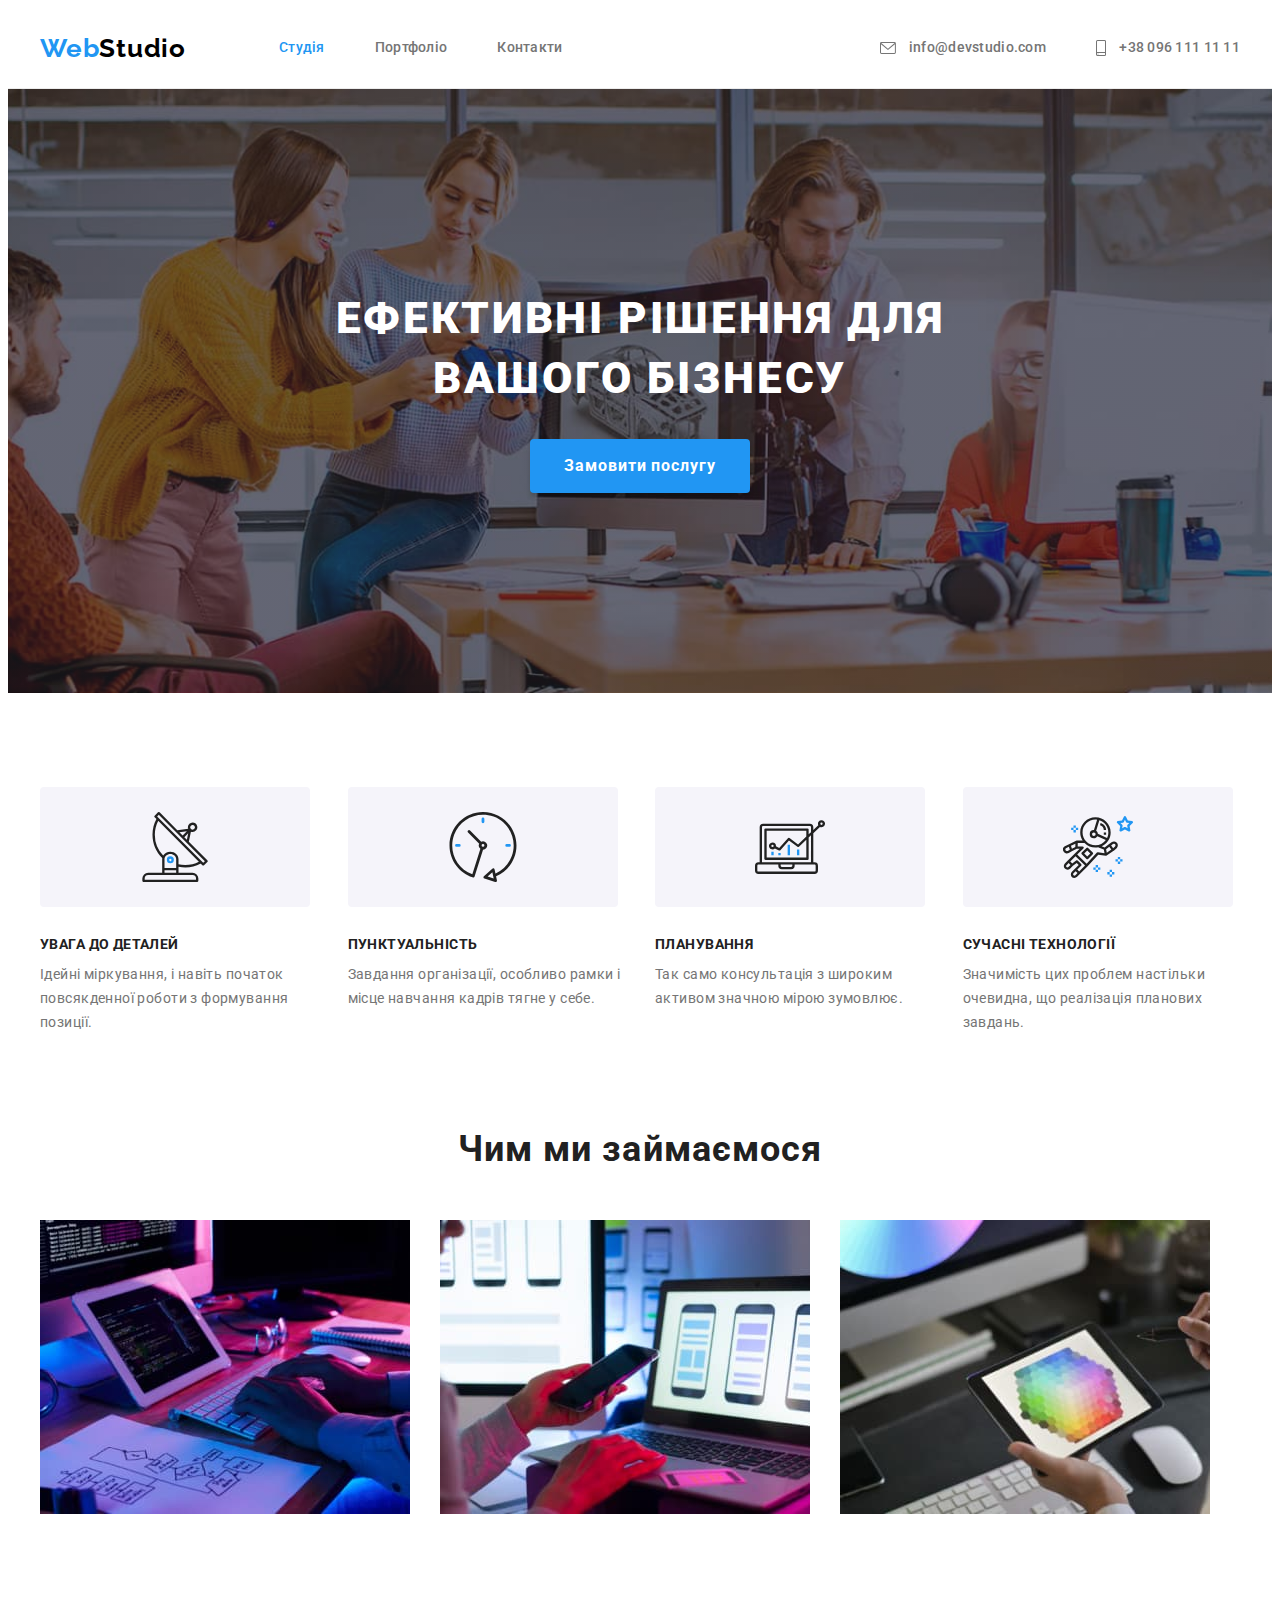
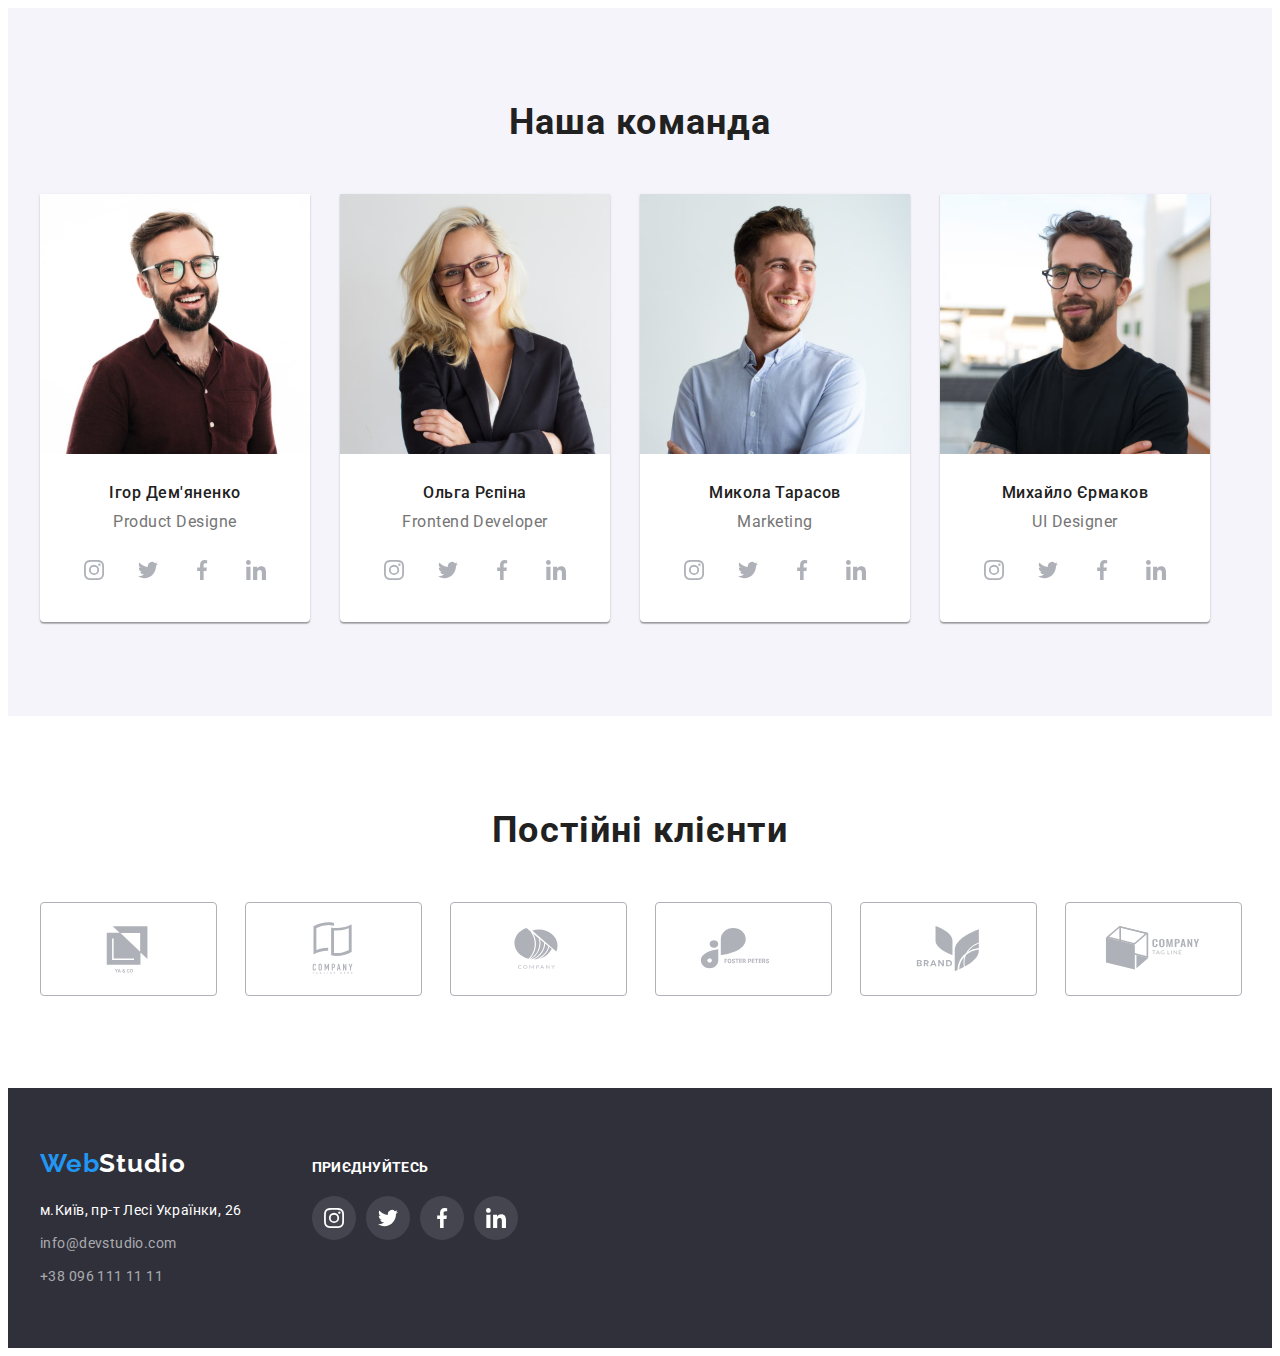
<file: index.html>
<!DOCTYPE html>
<html lang="uk">
  <head>
    <meta charset="UTF-8" />
    <meta http-equiv="X-UA-Compatible" content="IE=edge" />
    <meta name="viewport" content="width=device-width, initial-scale=1.0" />
    <title>Web Studio</title>
    <link
      href="https://fonts.googleapis.com/css2?family=Raleway:wght@700&family=Roboto:wght@400;500;700;900&display=swap"
      rel="stylesheet"
    />
    <link
      rel="stylesheet"
      href="https://cdnjs.cloudflare.com/ajax/libs/modern-normalize/1.1.0/modern-normalize.min.css"
      integrity="sha512-wpPYUAdjBVSE4KJnH1VR1HeZfpl1ub8YT/NKx4PuQ5NmX2tKuGu6U/JRp5y+Y8XG2tV+wKQpNHVUX03MfMFn9Q=="
      crossorigin="anonymous"
      referrerpolicy="no-referrer"
    />
    <link rel="stylesheet" href="./css/styles.css" />
  </head>

  <body>
    <header class="header">
      <div class="container header-container">
        <nav class="header-nav">
          <a href="./index.html" class="logo logo-header line">
            Web<span class="header-word">Studio</span></a
          >
          <ul class="site-nav list">
            <li><a href="./index.html" class="link current line">Студія</a></li>
            <li><a href="./portfolio.html" class="link line">Портфоліо</a></li>
            <li><a href="./contacts.html" class="link line">Контакти</a></li>
          </ul>
        </nav>
        <ul class="auth-nav list">
          <li>
            <a class="mail line" href="mailto:info@devstudio.com">
              <svg class="envelope" width="16" height="12">
                <use class="envelope-mail" href="./imges/sprite.svg#icon-envelope"></use>
              </svg>
              info@devstudio.com</a
            >
          </li>
          <li>
            <a class="tel line" href="tel:+380961111111">
              <svg class="smartphone" width="10" height="16">
                <use class="smartphone-tel" href="./imges/sprite.svg#icon-smartphone"></use>
              </svg>
              +38 096 111 11 11</a
            >
          </li>
        </ul>
      </div>
    </header>
    <main>
      <section class="section hero">
        <div class="container">
          <h1 class="hero-title">Ефективні рішення для вашого бізнесу</h1>
          <button class="button-hero" type="button">Замовити послугу</button>
        </div>
      </section>
      <section class="section">
        <div class="container">
          <h2 class="section-title visually-hidden">Наші переваги</h2>
          <ul class="feature-list list">
            <li class="feature-item">
              <div class="feature-icon">
                <svg class="icon">
                  <use href="./imges/sprite.svg#icon-antena"></use>
                </svg>
              </div>
              <h3 class="feature-title">УВАГА ДО ДЕТАЛЕЙ</h3>
              <p class="feature-text">
                Ідейні міркування, і навіть початок повсякденної роботи з формування позиції.
              </p>
            </li>
            <li class="feature-item">
              <div class="feature-icon">
                <svg class="icon">
                  <use href="./imges/sprite.svg#icon-clock"></use>
                </svg>
              </div>
              <h3 class="feature-title">ПУНКТУАЛЬНІСТЬ</h3>
              <p class="feature-text">
                Завдання організації, особливо рамки і місце навчання кадрів тягне у себе.
              </p>
            </li>
            <li class="feature-item">
              <div class="feature-icon">
                <svg class="icon">
                  <use href="./imges/sprite.svg#icon-diagram"></use>
                </svg>
              </div>
              <h3 class="feature-title">ПЛАНУВАННЯ</h3>
              <p class="feature-text">
                Так само консультація з широким активом значною мірою зумовлює.
              </p>
            </li>
            <li class="feature-item">
              <div class="feature-icon">
                <svg class="icon">
                  <use href="./imges/sprite.svg#icon-astronaut"></use>
                </svg>
              </div>
              <h3 class="feature-title">СУЧАСНІ ТЕХНОЛОГІЇ</h3>
              <p class="feature-text">
                Значимість цих проблем настільки очевидна, що реалізація планових завдань.
              </p>
            </li>
          </ul>
        </div>
      </section>
      <section class="section-work">
        <div class="container">
          <h2 class="section-title">Чим ми займаємося</h2>
          <ul class="work list">
            <li>
              <img src="./imges/img-1.jpg" alt="Людина печатає на клавіатурі" width="370" />
            </li>
            <li>
              <img src="./imges/img-2.jpg" alt="Людина з телефоном" width="370" />
            </li>
            <li>
              <img src="./imges/img-3.jpg" alt="Людина працює з палитрою кольорів" width="370" />
            </li>
          </ul>
        </div>
      </section>
      <section class="section section-team">
        <div class="container">
          <h2 class="section-title">Наша команда</h2>
          <ul class="team list">
            <li class="team-list">
              <img src="./imges/img-4.jpg" alt="Фото людини" width="270" />
              <div class="team-info">
                <h3 class="team-title">Ігор Дем'яненко</h3>
                <p class="team-text" lang="en">Product Designe</p>
                <ul class="team-social-list list">
                  <li class="team-social-item">
                    <a
                      href="#"
                      class="team-social-link line"
                      target="_blank"
                      rel="noopener noreferrer nofollow"
                    >
                      <svg class="team-social-icon" width="20" height="20">
                        <use href="./imges/sprite.svg#icon-instagram"></use>
                      </svg>
                    </a>
                  </li>
                  <li class="team-social-item">
                    <a
                      href="#"
                      class="team-social-link line"
                      target="_blank"
                      rel="noopener noreferrer nofollow"
                    >
                      <svg class="team-social-icon" width="20" height="20">
                        <use href="./imges/sprite.svg#icon-twitter"></use>
                      </svg>
                    </a>
                  </li>
                  <li class="team-social-item">
                    <a
                      href="#"
                      class="team-social-link line"
                      target="_blank"
                      rel="noopener noreferrer nofollow"
                    >
                      <svg class="team-social-icon" width="20" height="20">
                        <use href="./imges/sprite.svg#icon-facebook"></use>
                      </svg>
                    </a>
                  </li>
                  <li class="team-social-item">
                    <a
                      href="#"
                      class="team-social-link line"
                      target="_blank"
                      rel="noopener noreferrer nofollow"
                    >
                      <svg class="team-social-icon" width="20" height="20">
                        <use href="./imges/sprite.svg#icon-linkedin"></use>
                      </svg>
                    </a>
                  </li>
                </ul>
              </div>
            </li>
            <li class="team-list">
              <img src="./imges/img-5.jpg" alt="Фото людини" width="270" />
              <div class="team-info">
                <h3 class="team-title">Ольга Рєпіна</h3>
                <p class="team-text" lang="en">Frontend Developer</p>
                <ul class="team-social-list list">
                  <li class="team-social-item">
                    <a
                      href="#"
                      class="team-social-link line"
                      target="_blank"
                      rel="noopener noreferrer nofollow"
                    >
                      <svg class="team-social-icon" width="20" height="20">
                        <use href="./imges/sprite.svg#icon-instagram"></use>
                      </svg>
                    </a>
                  </li>
                  <li class="team-social-item">
                    <a
                      href="#"
                      class="team-social-link line"
                      target="_blank"
                      rel="noopener noreferrer nofollow"
                    >
                      <svg class="team-social-icon" width="20" height="20">
                        <use href="./imges/sprite.svg#icon-twitter"></use>
                      </svg>
                    </a>
                  </li>
                  <li class="team-social-item">
                    <a
                      href="#"
                      class="team-social-link line"
                      target="_blank"
                      rel="noopener noreferrer nofollow"
                    >
                      <svg class="team-social-icon" width="20" height="20">
                        <use href="./imges/sprite.svg#icon-facebook"></use>
                      </svg>
                    </a>
                  </li>
                  <li class="team-social-item">
                    <a
                      href="#"
                      class="team-social-link line"
                      target="_blank"
                      rel="noopener noreferrer nofollow"
                    >
                      <svg class="team-social-icon" width="20" height="20">
                        <use href="./imges/sprite.svg#icon-linkedin"></use>
                      </svg>
                    </a>
                  </li>
                </ul>
              </div>
            </li>
            <li class="team-list">
              <img src="./imges/img-6.jpg" alt="Фото людини" width="270" />
              <div class="team-info">
                <h3 class="team-title">Микола Тарасов</h3>
                <p class="team-text" lang="en">Marketing</p>
                <ul class="team-social-list list">
                  <li class="team-social-item">
                    <a
                      href="#"
                      class="team-social-link line"
                      target="_blank"
                      rel="noopener noreferrer nofollow"
                    >
                      <svg class="team-social-icon" width="20" height="20">
                        <use href="./imges/sprite.svg#icon-instagram"></use>
                      </svg>
                    </a>
                  </li>
                  <li class="team-social-item">
                    <a
                      href="#"
                      class="team-social-link line"
                      target="_blank"
                      rel="noopener noreferrer nofollow"
                    >
                      <svg class="team-social-icon" width="20" height="20">
                        <use href="./imges/sprite.svg#icon-twitter"></use>
                      </svg>
                    </a>
                  </li>
                  <li class="team-social-item">
                    <a
                      href="#"
                      class="team-social-link line"
                      target="_blank"
                      rel="noopener noreferrer nofollow"
                    >
                      <svg class="team-social-icon" width="20" height="20">
                        <use href="./imges/sprite.svg#icon-facebook"></use>
                      </svg>
                    </a>
                  </li>
                  <li class="team-social-item">
                    <a
                      href="#"
                      class="team-social-link line"
                      target="_blank"
                      rel="noopener noreferrer nofollow"
                    >
                      <svg class="team-social-icon" width="20" height="20">
                        <use href="./imges/sprite.svg#icon-linkedin"></use>
                      </svg>
                    </a>
                  </li>
                </ul>
              </div>
            </li>
            <li class="team-list">
              <img src="./imges/img-7.jpg" alt="Фото людини" width="270" />
              <div class="team-info">
                <h3 class="team-title">Михайло Єрмаков</h3>
                <p class="team-text" lang="en">UI Designer</p>
                <ul class="team-social-list list">
                  <li class="team-social-item">
                    <a
                      href="#"
                      class="team-social-link line"
                      target="_blank"
                      rel="noopener noreferrer nofollow"
                    >
                      <svg class="team-social-icon" width="20" height="20">
                        <use href="./imges/sprite.svg#icon-instagram"></use>
                      </svg>
                    </a>
                  </li>
                  <li class="team-social-item">
                    <a
                      href="#"
                      class="team-social-link line"
                      target="_blank"
                      rel="noopener noreferrer nofollow"
                    >
                      <svg class="team-social-icon" width="20" height="20">
                        <use href="./imges/sprite.svg#icon-twitter"></use>
                      </svg>
                    </a>
                  </li>
                  <li class="team-social-item">
                    <a
                      href="#"
                      class="team-social-link line"
                      target="_blank"
                      rel="noopener noreferrer nofollow"
                    >
                      <svg class="team-social-icon" width="20" height="20">
                        <use href="./imges/sprite.svg#icon-facebook"></use>
                      </svg>
                    </a>
                  </li>
                  <li class="team-social-item">
                    <a
                      href="#"
                      class="team-social-link line"
                      target="_blank"
                      rel="noopener noreferrer nofollow"
                    >
                      <svg class="team-social-icon" width="20" height="20">
                        <use href="./imges/sprite.svg#icon-linkedin"></use>
                      </svg>
                    </a>
                  </li>
                </ul>
              </div>
            </li>
          </ul>
        </div>
      </section>
      <section class="section">
        <div class="container">
          <h2 class="section-title">Постійні клієнти</h2>
          <ul class="logo-list list">
            <li class="logo-item">
              <a href="#" class="logo-link line" target="_blank" rel="noopener noreferrer nofollow">
                <svg class="logo-icon" width="106" height="60">
                  <use href="./imges/sprite.svg#icon-logo-1"></use>
                </svg>
              </a>
            </li>
            <li class="logo-item">
              <a href="#" class="logo-link line" target="_blank" rel="noopener noreferrer nofollow">
                <svg class="logo-icon" width="106" height="60">
                  <use href="./imges/sprite.svg#icon-logo-2"></use>
                </svg>
              </a>
            </li>
            <li class="logo-item">
              <a href="#" class="logo-link line" target="_blank" rel="noopener noreferrer nofollow">
                <svg class="logo-icon" width="106" height="60">
                  <use href="./imges/sprite.svg#icon-logo-3"></use>
                </svg>
              </a>
            </li>
            <li class="logo-item">
              <a href="#" class="logo-link line" target="_blank" rel="noopener noreferrer nofollow">
                <svg class="logo-icon" width="106" height="60">
                  <use href="./imges/sprite.svg#icon-logo-4"></use>
                </svg>
              </a>
            </li>
            <li class="logo-item">
              <a href="#" class="logo-link line" target="_blank" rel="noopener noreferrer nofollow">
                <svg class="logo-icon" width="106" height="60">
                  <use href="./imges/sprite.svg#icon-logo-5"></use>
                </svg>
              </a>
            </li>
            <li class="logo-item">
              <a href="#" class="logo-link line" target="_blank" rel="noopener noreferrer nofollow">
                <svg class="logo-icon" width="106" height="60">
                  <use href="./imges/sprite.svg#icon-logo-6"></use>
                </svg>
              </a>
            </li>
          </ul>
        </div>
      </section>
    </main>
    <footer class="footer">
      <div class="container footer-container">
        <div>
          <a class="logo line" href="./index.html">Web<span class="footer-word">Studio</span></a>
          <address class="address">
            <ul class="list">
              <li>
                <a
                  class="address-link line"
                  href="https://goo.gl/maps/1GSmGexWiPhAissd9"
                  target="_blank"
                  rel="noopener noreferrer nofollow"
                >
                  м.Київ, пр-т Лесі Українки, 26
                </a>
              </li>
              <li>
                <a class="auth-mail line" href="mailto:info@devstudio.com">info@devstudio.com</a>
              </li>
              <li>
                <a class="auth-tel line" href="tel:+380961111111">+38 096 111 11 11</a>
              </li>
            </ul>
          </address>
        </div>
        <div class="footer-social">
          <h3 class="footer-title">Приєднуйтесь</h3>
          <ul class="footer-social-list list">
            <li class="footer-social-item">
              <a
                href="#"
                class="footer-social-link line"
                target="_blank"
                rel="noopener noreferrer nofollow"
              >
                <svg class="footer-social-icon" width="20" height="20">
                  <use href="./imges/sprite.svg#icon-instagram"></use>
                </svg>
              </a>
            </li>
            <li class="footer-social-item">
              <a
                href="#"
                class="footer-social-link line"
                target="_blank"
                rel="noopener noreferrer nofollow"
              >
                <svg class="footer-social-icon" width="20" height="20">
                  <use href="./imges/sprite.svg#icon-twitter"></use>
                </svg>
              </a>
            </li>
            <li class="footer-social-item">
              <a
                href="#"
                class="footer-social-link line"
                target="_blank"
                rel="noopener noreferrer nofollow"
              >
                <svg class="footer-social-icon" width="20" height="20">
                  <use href="./imges/sprite.svg#icon-facebook"></use>
                </svg>
              </a>
            </li>
            <li class="footer-social-item">
              <a
                href="#"
                class="footer-social-link line"
                target="_blank"
                rel="noopener noreferrer nofollow"
              >
                <svg class="footer-social-icon" width="20" height="20">
                  <use href="./imges/sprite.svg#icon-linkedin"></use>
                </svg>
              </a>
            </li>
          </ul>
        </div>
      </div>
    </footer>
  </body>
</html>
</file>
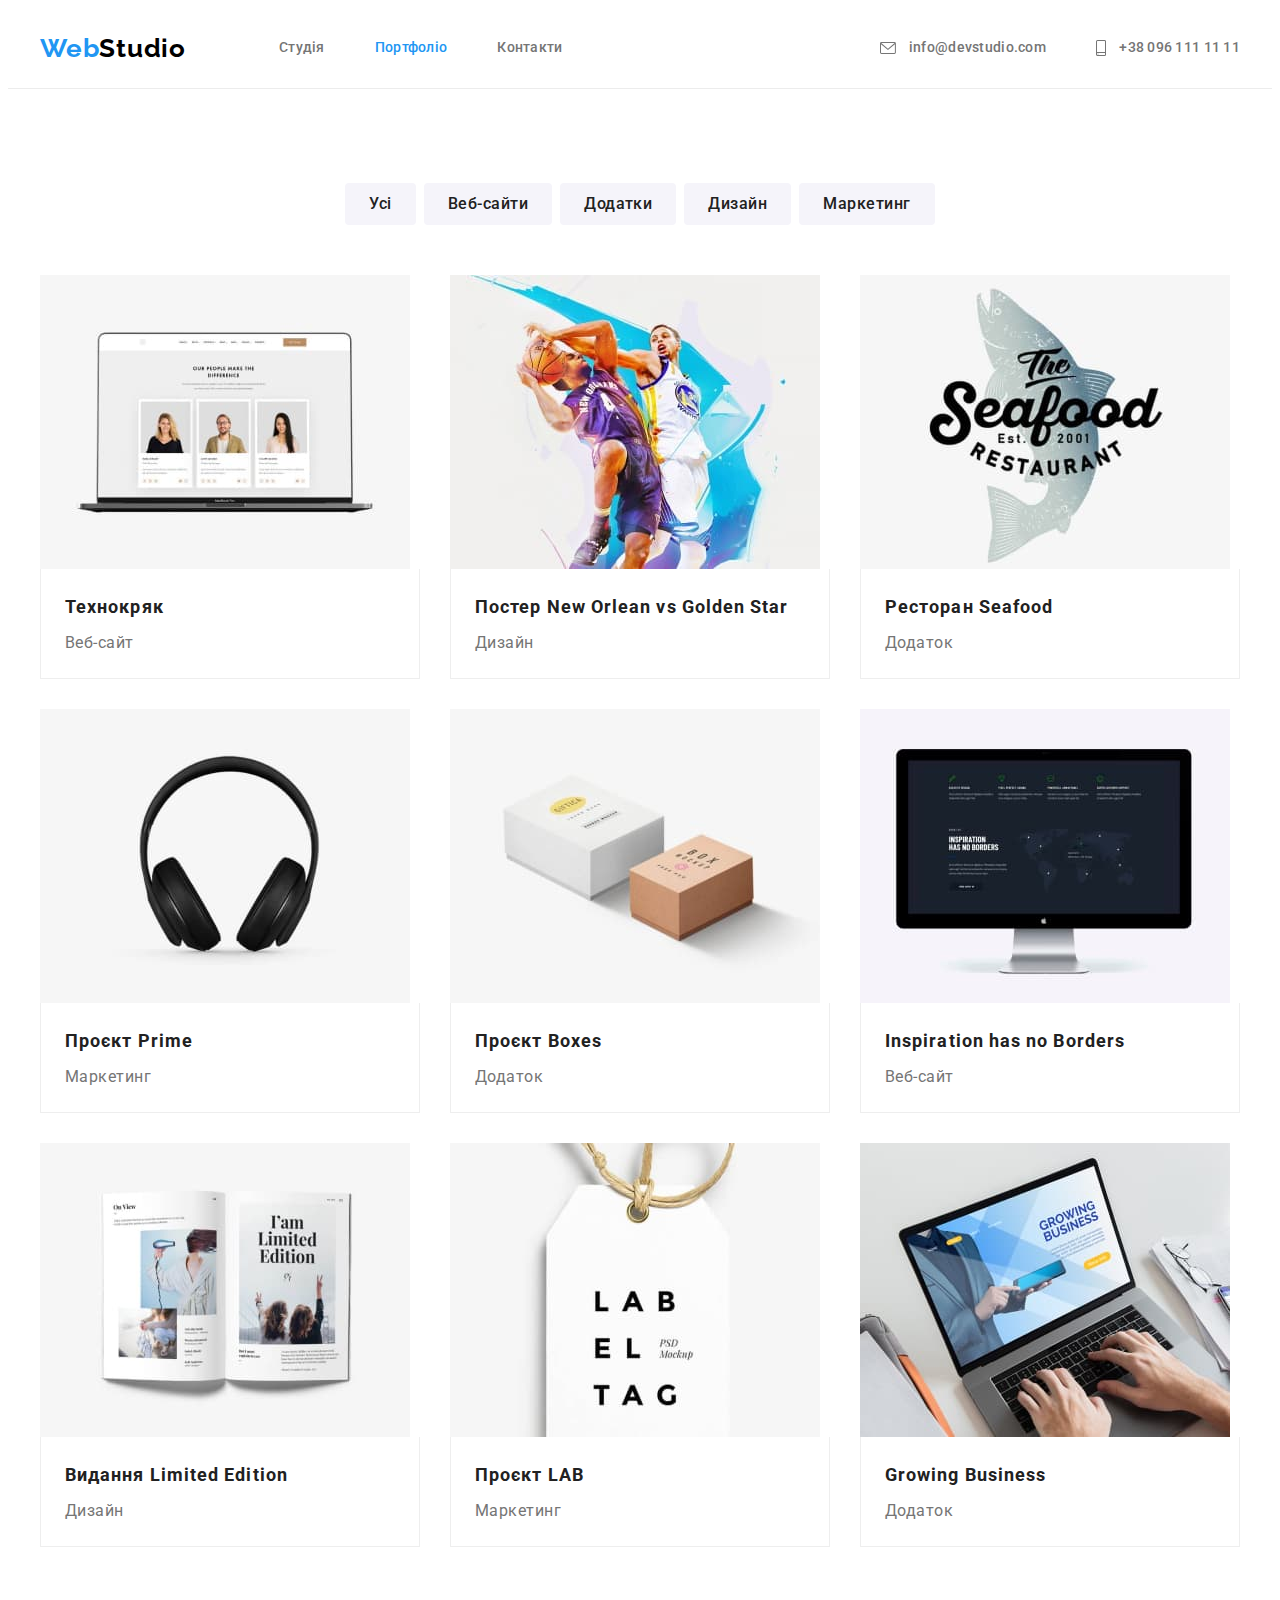
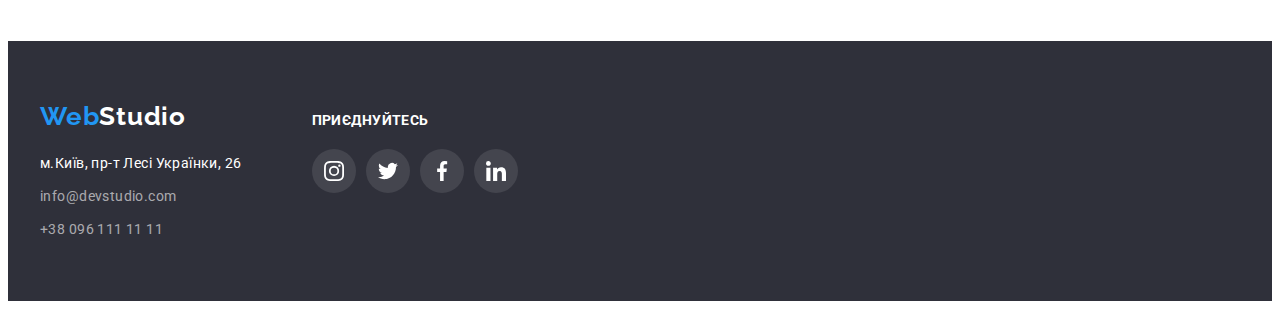
<file: portfolio.html>
<!DOCTYPE html>
<html lang="uk">
  <head>
    <meta charset="UTF-8" />
    <meta http-equiv="X-UA-Compatible" content="IE=edge" />
    <meta name="viewport" content="width=device-width, initial-scale=1.0" />
    <title>Web Studio</title>
    <link
      href="https://fonts.googleapis.com/css2?family=Raleway:wght@700&family=Roboto:wght@400;500;700;900&display=swap"
      rel="stylesheet"
    />
    <link
      rel="stylesheet"
      href="https://cdnjs.cloudflare.com/ajax/libs/modern-normalize/1.1.0/modern-normalize.min.css"
      integrity="sha512-wpPYUAdjBVSE4KJnH1VR1HeZfpl1ub8YT/NKx4PuQ5NmX2tKuGu6U/JRp5y+Y8XG2tV+wKQpNHVUX03MfMFn9Q=="
      crossorigin="anonymous"
      referrerpolicy="no-referrer"
    />
    <link rel="stylesheet" href="./css/styles.css" />
  </head>

  <body>
    <header class="header">
      <div class="container header-container">
        <nav class="header-nav">
          <a href="./index.html" class="logo logo-header line"
            >Web<span class="header-word">Studio</span>
          </a>
          <ul class="site-nav list">
            <li><a href="./index.html" class="link line">Студія</a></li>
            <li><a href="./portfolio.html" class="link current line">Портфоліо</a></li>
            <li><a href="./contacts.html" class="link line">Контакти</a></li>
          </ul>
        </nav>
        <ul class="auth-nav list">
          <li>
            <a class="mail line" href="mailto:info@devstudio.com">
              <svg class="envelope" width="16" height="12">
                <use class="envelope-mail" href="./imges/sprite.svg#icon-envelope"></use>
              </svg>
              info@devstudio.com</a
            >
          </li>
          <li>
            <a class="tel line" href="tel:+380961111111">
              <svg class="smartphone" width="10" height="16">
                <use class="smartphone-tel" href="./imges/sprite.svg#icon-smartphone"></use>
              </svg>
              +38 096 111 11 11</a
            >
          </li>
        </ul>
      </div>
    </header>
    <main>
      <section class="section">
        <div class="container">
          <h1 class="visually-hidden">Портфоліо</h1>
          <ul class="filter list">
            <li><button class="button-filter" type="button">Усі</button></li>
            <li><button class="button-filter" type="button">Веб-сайти</button></li>
            <li><button class="button-filter" type="button">Додатки</button></li>
            <li><button class="button-filter" type="button">Дизайн</button></li>
            <li><button class="button-filter" type="button">Маркетинг</button></li>
          </ul>
          <ul class="project list">
            <li class="project-cart">
              <a class="project-cart-link line" href="#">
                <img src="./imges/img-8.jpg" alt="Проєкт" width="370" />
                <div class="text-border">
                  <h3 class="project-title">Технокряк</h3>
                  <p class="project-text">Веб-сайт</p>
                </div>
              </a>
            </li>
            <li class="project-cart">
              <a class="project-cart-link line" href="#">
                <img src="./imges/img-9.jpg" alt="Проєкт" width="370" />
                <div class="text-border">
                  <h3 class="project-title">
                    Постер
                    <span lang="en">New Orlean vs Golden Star</span>
                  </h3>
                  <p class="project-text">Дизайн</p>
                </div>
              </a>
            </li>
            <li class="project-cart">
              <a class="project-cart-link line" href="#">
                <img src="./imges/img-10.jpg" alt="Проєкт" width="370" />
                <div class="text-border">
                  <h3 class="project-title">
                    Ресторан
                    <span lang="en">Seafood</span>
                  </h3>
                  <p class="project-text">Додаток</p>
                </div>
              </a>
            </li>
            <li class="project-cart">
              <a class="project-cart-link line" href="#">
                <img src="./imges/img-11.jpg" alt="Проєкт" width="370" />
                <div class="text-border">
                  <h3 class="project-title">
                    Проєкт
                    <span lang="en">Prime</span>
                  </h3>
                  <p class="project-text">Маркетинг</p>
                </div>
              </a>
            </li>
            <li class="project-cart">
              <a class="project-cart-link line" href="#">
                <img src="./imges/img-12.jpg" alt="Проєкт" width="370" />
                <div class="text-border">
                  <h3 class="project-title">
                    Проєкт
                    <span lang="en">Boxes</span>
                  </h3>
                  <p class="project-text">Додаток</p>
                </div>
              </a>
            </li>
            <li class="project-cart">
              <a class="project-cart-link line" href="#">
                <img src="./imges/img-13.jpg" alt="Проєкт" width="370" />
                <div class="text-border">
                  <h3 class="project-title" lang="en">Inspiration has no Borders</h3>
                  <p class="project-text">Веб-сайт</p>
                </div>
              </a>
            </li>
            <li class="project-cart">
              <a class="project-cart-link line" href="#">
                <img src="./imges/img-14.jpg" alt="Проєкт" width="370" />
                <div class="text-border">
                  <h3 class="project-title">
                    Видання
                    <span lang="en">Limited Edition</span>
                  </h3>
                  <p class="project-text">Дизайн</p>
                </div>
              </a>
            </li>
            <li class="project-cart">
              <a class="project-cart-link line" href="#">
                <img src="./imges/img-15.jpg" alt="Проєкт" width="370" />
                <div class="text-border">
                  <h3 class="project-title">
                    Проєкт
                    <span lang="en">LAB</span>
                  </h3>
                  <p class="project-text">Маркетинг</p>
                </div>
              </a>
            </li>
            <li class="project-cart">
              <a class="project-cart-link line" href="#">
                <img src="./imges/img-16.jpg" alt="Проєкт" width="370" />
                <div class="text-border">
                  <h3 class="project-title" lang="en">Growing Business</h3>
                  <p class="project-text">Додаток</p>
                </div>
              </a>
            </li>
          </ul>
        </div>
      </section>
    </main>
    <footer class="footer">
      <div class="container footer-container">
        <div>
          <a class="logo line" href="./index.html">Web<span class="footer-word">Studio</span></a>
          <address class="address">
            <ul class="list">
              <li>
                <a
                  class="address-link line"
                  href="https://goo.gl/maps/1GSmGexWiPhAissd9"
                  target="_blank"
                  rel="noopener noreferrer nofollow"
                >
                  м.Київ, пр-т Лесі Українки, 26
                </a>
              </li>
              <li>
                <a class="auth-mail line" href="mailto:info@devstudio.com">info@devstudio.com</a>
              </li>
              <li>
                <a class="auth-tel line" href="tel:+380961111111">+38 096 111 11 11</a>
              </li>
            </ul>
          </address>
        </div>
        <div class="footer-social">
          <h3 class="footer-title">Приєднуйтесь</h3>
          <ul class="footer-social-list list">
            <li class="footer-social-item">
              <a
                href="#"
                class="footer-social-link line"
                target="_blank"
                rel="noopener noreferrer nofollow"
              >
                <svg class="footer-social-icon" width="20" height="20">
                  <use href="./imges/sprite.svg#icon-instagram"></use>
                </svg>
              </a>
            </li>
            <li class="footer-social-item">
              <a
                href="#"
                class="footer-social-link line"
                target="_blank"
                rel="noopener noreferrer nofollow"
              >
                <svg class="footer-social-icon" width="20" height="20">
                  <use href="./imges/sprite.svg#icon-twitter"></use>
                </svg>
              </a>
            </li>
            <li class="footer-social-item">
              <a
                href="#"
                class="footer-social-link line"
                target="_blank"
                rel="noopener noreferrer nofollow"
              >
                <svg class="footer-social-icon" width="20" height="20">
                  <use href="./imges/sprite.svg#icon-facebook"></use>
                </svg>
              </a>
            </li>
            <li class="footer-social-item">
              <a
                href="#"
                class="footer-social-link line"
                target="_blank"
                rel="noopener noreferrer nofollow"
              >
                <svg class="footer-social-icon" width="20" height="20">
                  <use href="./imges/sprite.svg#icon-linkedin"></use>
                </svg>
              </a>
            </li>
          </ul>
        </div>
      </div>
    </footer>
  </body>
</html>
</file>
<file: css/styles.css>
:root {
  /* основной цвет текста */
  --primary-text-color: #757575;

  /* основной цвет заголовка */
  --title-text-color: #212121;

  /* основные белый и черный цвет */
  --primary-white-color: #ffffff;
  --primary-black-color: #000000;

  /* акцент */
  --accent-color: #2196f3;

  /* цвет фона хедера */
  --top-line-bg-color: #ffffff;

  /* вторичный цвет фона */
  --second-bg-color: #f5f4fa;

  /* цвет фона hero и футера */
  --hero-footer-bg-color: #2f303a;

  /* второй цвет фона */
  --bg-hero: #c4c4c4;

  /* цвет текста футера */
  --color-text-footer: rgba(255, 255, 255, 0.6);

  /* фон актиной кнопки */
  --active-bg-color: #188ce8;

  /* border color */
  --border-color: #eeeeee;

  /* border line color */
  --line-color: #ececec;

  /* Background-icon */
  --background-icon: #afb1b8;
}

body {
  font-family: 'Roboto', sans-serif;
  color: var(--primary-text-color);
  background-color: var(--primary-white-color);
}

p,
h1,
h2,
h3,
h4,
h5,
h6 {
  margin: 0;
}

ul,
ol {
  margin: 0;
  padding-left: 0;
}

button {
  cursor: pointer;
}

address {
  font-style: normal;
}

img {
  display: block;
  max-width: 100%;
  height: auto;
}

.list {
  list-style: none;
}

.line {
  text-decoration: none;
}

.visually-hidden {
  position: absolute;
  white-space: nowrap;
  width: 1px;
  height: 1px;
  overflow: hidden;
  border: 0;
  padding: 0;
  clip: rect(0 0 0 0);
  clip-path: inset(50%);
  margin: -1px;
}

.container {
  width: 1200px;
  padding-left: 15px;
  padding-right: 15px;
  margin: 0 auto;
}

.section {
  padding-top: 94px;
  padding-bottom: 94px;
}

/*----------цвет логотипа в хедере и футере----------*/
.logo {
  font-family: 'Raleway', sans-serif;
  font-weight: 700;
  font-size: 26px;
  line-height: 1.19;
  letter-spacing: 0.03em;
  color: var(--accent-color);
}

.header-word {
  color: var(--primary-black-color);
}

.footer-word {
  color: var(--primary-white-color);
}

/*----------Site nav, auth nav----------*/
.header-container {
  display: flex;
  align-items: center;
  justify-content: space-between;
}

.header {
  border-bottom: 1px solid var(--line-color);
}

.header-nav {
  display: flex;
  align-items: center;
}

.site-nav,
.auth-nav {
  display: flex;
  align-items: center;
  gap: 50px;
}

.site-nav {
  margin-left: 93px;
}

.site-nav .link,
.auth-nav .mail,
.auth-nav .tel {
  display: block;
  padding-top: 32px;
  padding-bottom: 32px;
  font-style: normal;
  font-weight: 500;
  font-size: 14px;
  line-height: 1.14;
  letter-spacing: 0.02em;
  color: var(--primary-text-color);
}

.link:hover,
.link:focus,
.mail:hover,
.mail:focus,
.tel:hover,
.tel:focus {
  color: var(--accent-color);
}

.link.current,
.mail.current,
.tel.current {
  color: var(--accent-color);
}

.envelope,
.smartphone {
  margin-right: 10px;
  vertical-align: middle;
  fill: currentColor;
}

/*----------Hero----------*/
.hero {
  background-image: linear-gradient(to right, rgba(47, 48, 58, 0.4), rgba(47, 48, 58, 0.4)),
    url('../imges/hero.jpg');
  background-color: var(--bg-hero);
  max-width: 1600px;
  padding-top: 200px;
  padding-bottom: 200px;
  margin: 0 auto;
  background-position: center;
  background-repeat: no-repeat;
  background-size: cover;
  text-align: center;
}

.hero-title {
  max-width: 696px;
  margin-left: auto;
  margin-right: auto;
  margin-bottom: 30px;
  font-weight: 900;
  font-size: 44px;
  line-height: 1.36;
  letter-spacing: 0.06em;
  text-transform: uppercase;
  color: var(--primary-white-color);
}

.button-hero {
  font-family: inherit;
  font-weight: 700;
  font-size: 16px;
  line-height: 30px;
  letter-spacing: 0.06em;
  box-shadow: 0px 4px 4px rgba(0, 0, 0, 0.15);
  border-radius: 4px;
  color: var(--primary-white-color);
  background-color: var(--accent-color);
  padding: 10px 32px;
  border-color: transparent;
}

.button-hero:hover,
.button-hero:focus {
  background-color: var(--active-bg-color);
}

/*----------Sections-title----------*/
.section-title {
  font-size: 36px;
  font-weight: 700;
  line-height: 1.16;
  text-align: center;
  letter-spacing: 0.03em;
  color: var(--title-text-color);
  margin-bottom: 50px;
}

/*----------Feature----------*/
.feature-list {
  display: flex;
  gap: 30px;
}

.feature-item {
  flex-basis: calc((100% - 3 * 30px) / 4);
}

.feature-icon {
  display: flex;
  width: 270px;
  height: 120px;
  background: var(--second-bg-color);
  border-radius: 4px;
  justify-content: center;
  align-items: center;
}

.icon {
  width: 70px;
  height: 70px;
}

.feature-title {
  font-size: 14px;
  font-weight: 700;
  line-height: 1.14;
  letter-spacing: 0.03em;
  text-transform: uppercase;
  color: var(--title-text-color);
  margin-top: 30px;
  margin-bottom: 10px;
}

.feature-text {
  font-size: 14px;
  line-height: 1.71;
  letter-spacing: 0.03em;
  color: var(--primary-text-color);
}

/*----------Work----------*/
.section-work {
  padding-bottom: 94px;
}

.work {
  display: flex;
  gap: 30px;
}

/*----------Team----------*/
.section-team {
  background-color: var(--second-bg-color);
}

.team {
  display: flex;
  gap: 30px;
}

.team-list {
  background-color: var(--primary-white-color);
  box-shadow: 0px 1px 3px rgba(0, 0, 0, 0.12), 0px 1px 1px rgba(0, 0, 0, 0.14),
    0px 2px 1px rgba(0, 0, 0, 0.2);
  border-radius: 0px 0px 4px 4px;
}

.team-title {
  font-weight: 500;
  font-size: 16px;
  line-height: 1.18;
  text-align: center;
  letter-spacing: 0.03em;
  color: var(--title-text-color);
  margin-bottom: 10px;
}

.team-text {
  font-size: 16px;
  line-height: 1.18;
  text-align: center;
  letter-spacing: 0.03em;
  color: var(--primary-text-color);
  margin-bottom: 16px;
}

.team-info {
  padding-top: 30px;
  padding-bottom: 30px;
}

.team-social-list {
  display: flex;
  justify-content: center;
  gap: 10px;
}

.team-social-item {
  width: 44px;
  height: 44px;
}

.team-social-link {
  width: 100%;
  height: 100%;
  background: var(--top-line-bg-color);
  border-radius: 50%;
  display: flex;
  justify-content: center;
  align-items: center;
}

.team-social-icon {
  fill: var(--background-icon);
}

.team-social-link:hover,
.team-social-link:focus {
  background-color: var(--accent-color);
}

.team-social-link:hover .team-social-icon,
.team-social-link:focus .team-social-icon {
  fill: var(--top-line-bg-color);
}

/*----------Постійні клієнти----------*/
.logo-list {
  display: flex;
  gap: 30px;
}

.logo-item {
  width: calc((100% - 150px) / 6);
  height: 92px;
}

.logo-link {
  width: 100%;
  height: 100%;
  border: 1px solid var(--background-icon);
  border-radius: 4px;
  display: flex;
  justify-content: center;
  align-items: center;
}

.logo-icon {
  fill: var(--background-icon);
}

.logo-link:hover,
.logo-link:focus {
  border-color: var(--accent-color);
}

.logo-link:hover .logo-icon,
.logo-link:focus .logo-icon {
  fill: var(--accent-color);
}

/*----------Footer----------*/
.footer {
  background-color: var(--hero-footer-bg-color);
  padding-top: 60px;
  padding-bottom: 60px;
}

.address {
  margin-top: 20px;
}

.address-link {
  display: inline-block;
  font-size: 14px;
  line-height: 1.71;
  letter-spacing: 0.03em;
  color: var(--primary-white-color);
}

.address-link:hover,
.address-link:focus {
  color: var(--accent-color);
}

.auth-mail,
.auth-tel {
  display: inline-block;
  font-size: 14px;
  line-height: 1.71;
  letter-spacing: 0.03em;
  color: var(--color-text-footer);
  margin-top: 9px;
}

.auth-mail:hover,
.auth-tel:hover,
.auth-mail:focus,
.auth-tel:focus {
  color: var(--accent-color);
}

.footer-container {
  display: flex;
  flex-wrap: wrap;
  align-items: baseline;
}

.footer-social {
  margin-left: 70px;
}

.footer-title {
  font-weight: 700;
  font-size: 14px;
  line-height: 1.14;
  letter-spacing: 0.03em;
  text-transform: uppercase;
  color: var(--primary-white-color);
  margin-bottom: 20px;
}

.footer-social-list {
  display: flex;
}

.footer-social-item {
  margin-right: 10px;
}

.footer-social-item:last-child {
  margin-right: 0;
}

.footer-social-link {
  display: block;
  padding: 12px;
  border-radius: 50%;
  color: var(--primary-white-color);
  background: rgba(255, 255, 255, 0.1);
}

.footer-social-icon {
  display: block;
  fill: currentColor;
}

.footer-social-link:hover,
.footer-social-link:focus {
  background-color: var(--accent-color);
}

/* ----------Portfolio filter---------- */
.filter {
  display: flex;
  justify-content: center;
  gap: 8px;
  margin-bottom: 50px;
}

.button-filter {
  font-family: inherit;
  font-weight: 500;
  font-size: 16px;
  line-height: 26px;
  text-align: center;
  letter-spacing: 0.03em;
  color: var(--title-text-color);
  background-color: var(--second-bg-color);
  border-radius: 4px;
  border-color: transparent;
  padding: 6px 22px;
}

.button-filter:hover,
.button-filter:focus,
.button-filter:active {
  color: var(--primary-white-color);
  background-color: var(--accent-color);
  box-shadow: 0px 3px 1px rgba(0, 0, 0, 0.1), 0px 1px 2px rgba(0, 0, 0, 0.08),
    0px 2px 2px rgba(0, 0, 0, 0.12);
}

.button-filter.current {
  font-weight: 500;
  font-size: 16px;
  line-height: 26px;
  text-align: center;
  letter-spacing: 0.03em;
  color: var(--primary-white-color);
  background-color: var(--accent-color);
}

/*----------Portfolio project----------*/
.project {
  display: flex;
  flex-wrap: wrap;
  gap: 30px;
}

.project-cart {
  flex-basis: calc((100% - 2 * 30px) / 3);
}

.project-cart-link {
  display: block;
}

.project-cart-link:hover,
.project-cart-link:focus {
  box-shadow: 0px 1px 1px rgba(0, 0, 0, 0.12), 0px 4px 4px rgba(0, 0, 0, 0.06),
    1px 4px 6px rgba(0, 0, 0, 0.16);
}

.project-title {
  font-weight: 700;
  font-size: 18px;
  line-height: 2;
  letter-spacing: 0.06em;
  color: var(--title-text-color);
}

.project-text {
  font-size: 16px;
  line-height: 1.8;
  letter-spacing: 0.03em;
  color: var(--primary-text-color);
  margin-top: 4px;
}

.text-border {
  border-left: 1px solid var(--border-color);
  border-right: 1px solid var(--border-color);
  border-bottom: 1px solid var(--border-color);
  padding: 20px 24px;
}
</file>
